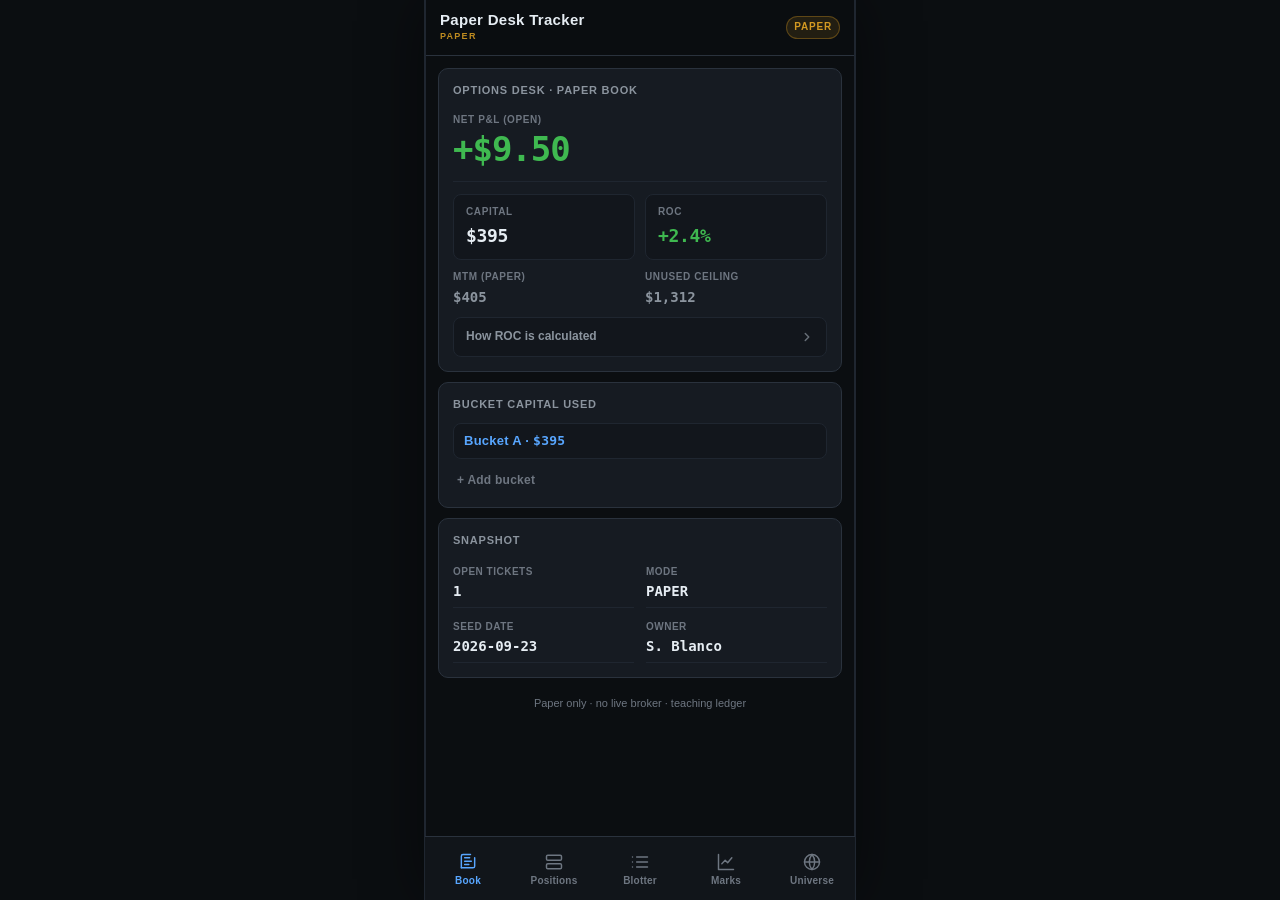
<file: index.html>
<!DOCTYPE html>
<html lang="en">
<head>
  <meta charset="UTF-8" />
  <meta name="viewport" content="width=device-width, initial-scale=1, viewport-fit=cover" />
  <meta name="theme-color" content="#0b0e11" />
  <meta name="description" content="Paper Desk Tracker — Santiago Blanco options book ledger (paper only)" />
  <title>Paper Desk Tracker</title>
  <link rel="stylesheet" href="styles.css" />
</head>
<body>
  <header class="app-header">
    <div class="header-titles">
      <h1>Paper Desk Tracker</h1>
      <div class="paper-sub">PAPER</div>
    </div>
    <span class="badge" title="Hold 1.5s to reset seed">PAPER</span>
  </header>

  <main class="main">
    <section id="screen-book" class="screen" aria-label="Book"></section>
    <section id="screen-positions" class="screen" aria-label="Positions"></section>
    <section id="screen-blotter" class="screen" aria-label="Blotter"></section>
    <section id="screen-marks" class="screen" aria-label="Marks history"></section>
    <section id="screen-universe" class="screen" aria-label="Universe"></section>
  </main>

  <nav class="tab-bar" aria-label="Primary">
    <button type="button" class="tab-btn active" data-screen="book" aria-label="Book">
      <svg viewBox="0 0 24 24"><path d="M4 19V5a2 2 0 012-2h9"/><path d="M4 19h14a2 2 0 002-2V7"/><path d="M8 7h6M8 11h8M8 15h5"/></svg>
      Book
    </button>
    <button type="button" class="tab-btn" data-screen="positions" aria-label="Positions">
      <svg viewBox="0 0 24 24"><rect x="3" y="4" width="18" height="6" rx="1.5"/><rect x="3" y="14" width="18" height="6" rx="1.5"/></svg>
      Positions
    </button>
    <button type="button" class="tab-btn" data-screen="blotter" aria-label="Blotter">
      <svg viewBox="0 0 24 24"><path d="M8 6h13M8 12h13M8 18h13"/><path d="M3 6h.01M3 12h.01M3 18h.01"/></svg>
      Blotter
    </button>
    <button type="button" class="tab-btn" data-screen="marks" aria-label="Marks">
      <svg viewBox="0 0 24 24"><path d="M3 3v18h18"/><path d="M7 14l4-4 3 3 5-6"/></svg>
      Marks
    </button>
    <button type="button" class="tab-btn" data-screen="universe" aria-label="Universe">
      <svg viewBox="0 0 24 24"><circle cx="12" cy="12" r="9"/><path d="M3 12h18M12 3a14 14 0 010 18M12 3a14 14 0 000 18"/></svg>
      Universe
    </button>
  </nav>

  <div id="mark-modal" class="modal-backdrop" role="dialog" aria-modal="true" aria-labelledby="mark-modal-title">
    <div class="modal">
      <h3 id="mark-modal-title">Update mark</h3>
      <label for="mark-input">Mid (debit)</label>
      <input id="mark-input" type="number" step="0.01" min="0" inputmode="decimal" />
      <div class="modal-actions">
        <button type="button" class="btn" id="mark-cancel">Cancel</button>
        <button type="button" class="btn primary" id="mark-save">Save mark</button>
      </div>
    </div>
  </div>

  <div id="toast" class="toast" aria-live="polite"></div>

  <script src="app.js"></script>
</body>
</html>
</file>
<file: styles.css>
/* Paper Desk Tracker v1.1 — dark desk-terminal, mobile-first ~390px */
:root {
  --bg: #0b0e11;
  --bg-elev: #12161c;
  --bg-card: #161b22;
  --bg-card-hover: #1c232c;
  --border: #2a323d;
  --border-soft: #1f2630;
  --text: #e6edf3;
  --text-dim: #8b949e;
  --text-mute: #6e7681;
  --accent: #58a6ff;
  --green: #3fb950;
  --green-dim: #238636;
  --red: #f85149;
  --red-dim: #da3633;
  --amber: #d29922;
  --bucket-a: #58a6ff;
  --bucket-b: #a371f7;
  --bucket-c: #f0883e;
  --mono: "SF Mono", "Cascadia Code", "Roboto Mono", ui-monospace, Menlo, Consolas, monospace;
  --sans: -apple-system, BlinkMacSystemFont, "Segoe UI", Roboto, "Helvetica Neue", Arial, sans-serif;
  --nav-h: 64px;
  --header-h: 56px;
  --radius: 10px;
  --safe-bottom: env(safe-area-inset-bottom, 0px);
}

*, *::before, *::after { box-sizing: border-box; margin: 0; padding: 0; }

html, body {
  height: 100%;
  background: var(--bg);
  color: var(--text);
  font-family: var(--sans);
  font-size: 15px;
  line-height: 1.45;
  -webkit-font-smoothing: antialiased;
  -webkit-tap-highlight-color: transparent;
}

body {
  max-width: 430px;
  margin: 0 auto;
  min-height: 100dvh;
  position: relative;
  border-left: 1px solid var(--border-soft);
  border-right: 1px solid var(--border-soft);
}

.app-header {
  position: sticky;
  top: 0;
  z-index: 40;
  min-height: var(--header-h);
  display: flex;
  align-items: center;
  justify-content: space-between;
  padding: 8px 14px;
  background: rgba(11, 14, 17, 0.92);
  backdrop-filter: blur(10px);
  border-bottom: 1px solid var(--border);
}

.header-titles {
  display: flex;
  flex-direction: column;
  gap: 1px;
  min-width: 0;
}

.app-header h1 {
  font-size: 15px;
  font-weight: 650;
  letter-spacing: 0.02em;
  line-height: 1.2;
}

.paper-sub {
  font-size: 9px;
  font-weight: 800;
  letter-spacing: 0.14em;
  text-transform: uppercase;
  color: var(--amber);
  opacity: 0.9;
}

.app-header .badge {
  font-size: 10px;
  font-weight: 700;
  letter-spacing: 0.08em;
  text-transform: uppercase;
  color: var(--amber);
  background: rgba(210, 153, 34, 0.12);
  border: 1px solid rgba(210, 153, 34, 0.35);
  padding: 3px 7px;
  border-radius: 999px;
  flex-shrink: 0;
}

.main {
  padding: 12px 12px calc(var(--nav-h) + var(--safe-bottom) + 16px);
  min-height: calc(100dvh - var(--header-h));
}

.screen { display: none; animation: fadeIn 0.18s ease; }
.screen.active { display: block; }

@keyframes fadeIn {
  from { opacity: 0; transform: translateY(4px); }
  to { opacity: 1; transform: none; }
}

/* Bottom nav — 1pt top hairline so content doesn't collide */
.tab-bar {
  position: fixed;
  bottom: 0;
  left: 50%;
  transform: translateX(-50%);
  width: 100%;
  max-width: 430px;
  height: calc(var(--nav-h) + var(--safe-bottom));
  padding-bottom: var(--safe-bottom);
  display: flex;
  background: rgba(18, 22, 28, 0.96);
  backdrop-filter: blur(12px);
  border-top: 1pt solid var(--border);
  z-index: 50;
}

.tab-btn {
  flex: 1;
  display: flex;
  flex-direction: column;
  align-items: center;
  justify-content: center;
  gap: 3px;
  background: none;
  border: none;
  color: var(--text-mute);
  font-size: 10px;
  font-weight: 600;
  letter-spacing: 0.02em;
  cursor: pointer;
  padding: 8px 2px;
  transition: color 0.15s;
}

.tab-btn svg {
  width: 20px;
  height: 20px;
  stroke: currentColor;
  fill: none;
  stroke-width: 1.75;
  stroke-linecap: round;
  stroke-linejoin: round;
}

.tab-btn.active { color: var(--accent); }
.tab-btn:active { opacity: 0.7; }

/* Cards & metrics */
.card {
  background: var(--bg-card);
  border: 1px solid var(--border);
  border-radius: var(--radius);
  padding: 14px;
  margin-bottom: 10px;
}

.card-title {
  font-size: 11px;
  font-weight: 700;
  letter-spacing: 0.07em;
  text-transform: uppercase;
  color: var(--text-dim);
  margin-bottom: 10px;
}

/* Book hero hierarchy */
.hero-pnl {
  text-align: left;
  padding: 4px 0 12px;
  border-bottom: 1px solid var(--border-soft);
  margin-bottom: 12px;
}

.hero-pnl .label {
  font-size: 10px;
  font-weight: 600;
  letter-spacing: 0.06em;
  text-transform: uppercase;
  color: var(--text-mute);
  margin-bottom: 4px;
}

.hero-pnl .value {
  font-family: var(--mono);
  font-size: 34px;
  font-weight: 700;
  letter-spacing: -0.03em;
  font-variant-numeric: tabular-nums;
  line-height: 1.1;
}

.secondary-row {
  display: grid;
  grid-template-columns: 1fr 1fr;
  gap: 10px;
  margin-bottom: 10px;
}

.secondary-metric {
  background: var(--bg-elev);
  border: 1px solid var(--border-soft);
  border-radius: 8px;
  padding: 10px 12px;
}

.secondary-metric .label {
  font-size: 10px;
  font-weight: 600;
  letter-spacing: 0.06em;
  text-transform: uppercase;
  color: var(--text-mute);
  margin-bottom: 4px;
}

.secondary-metric .value {
  font-family: var(--mono);
  font-size: 18px;
  font-weight: 650;
  letter-spacing: -0.02em;
  font-variant-numeric: tabular-nums;
}

.tertiary-row {
  display: grid;
  grid-template-columns: 1fr 1fr;
  gap: 10px;
}

.tertiary-metric .label {
  font-size: 10px;
  font-weight: 600;
  letter-spacing: 0.06em;
  text-transform: uppercase;
  color: var(--text-mute);
  margin-bottom: 2px;
}

.tertiary-metric .value {
  font-family: var(--mono);
  font-size: 14px;
  font-weight: 600;
  font-variant-numeric: tabular-nums;
  color: var(--text-dim);
}

.metric-grid {
  display: grid;
  grid-template-columns: 1fr 1fr;
  gap: 10px;
}

.metric {
  background: var(--bg-elev);
  border: 1px solid var(--border-soft);
  border-radius: 8px;
  padding: 10px 12px;
}

.metric.wide { grid-column: 1 / -1; }

.metric .label {
  font-size: 10px;
  font-weight: 600;
  letter-spacing: 0.06em;
  text-transform: uppercase;
  color: var(--text-mute);
  margin-bottom: 4px;
}

.metric .value {
  font-family: var(--mono);
  font-size: 20px;
  font-weight: 650;
  letter-spacing: -0.02em;
  font-variant-numeric: tabular-nums;
}

.metric .value.sm { font-size: 16px; }

.pos { color: var(--green); }
.neg { color: var(--red); }
.neu { color: var(--text); }

/* ROC disclosure — collapsed by default */
.disclosure {
  margin-top: 10px;
  border: 1px solid var(--border-soft);
  border-radius: 8px;
  background: var(--bg-elev);
  overflow: hidden;
}

.disclosure > summary {
  list-style: none;
  cursor: pointer;
  display: flex;
  align-items: center;
  justify-content: space-between;
  gap: 8px;
  padding: 10px 12px;
  font-size: 12px;
  font-weight: 650;
  color: var(--text-dim);
  user-select: none;
}

.disclosure > summary::-webkit-details-marker { display: none; }

.disclosure .chev {
  width: 14px;
  height: 14px;
  flex-shrink: 0;
  transition: transform 0.15s ease;
  opacity: 0.7;
}

.disclosure[open] .chev { transform: rotate(90deg); }

.disclosure-body {
  padding: 0 12px 12px;
  font-size: 11.5px;
  color: var(--text-dim);
  line-height: 1.45;
}

.disclosure-body p + p { margin-top: 8px; }
.disclosure-body strong { color: var(--accent); font-weight: 650; }

.tip {
  margin-top: 8px;
  font-size: 11.5px;
  color: var(--text-dim);
  line-height: 1.4;
  padding: 8px 10px;
  background: rgba(88, 166, 255, 0.06);
  border-left: 2px solid var(--accent);
  border-radius: 0 6px 6px 0;
}

.tip strong { color: var(--accent); font-weight: 650; }

/* Buckets — used only + quiet add */
.bucket-list {
  display: flex;
  flex-direction: column;
  gap: 6px;
}

.bucket-line {
  display: flex;
  align-items: baseline;
  justify-content: space-between;
  gap: 10px;
  padding: 8px 10px;
  background: var(--bg-elev);
  border: 1px solid var(--border-soft);
  border-radius: 8px;
  font-size: 13px;
}

.bucket-line .b-name {
  font-weight: 650;
  letter-spacing: 0.02em;
}

.bucket-line.a .b-name { color: var(--bucket-a); }
.bucket-line.b .b-name { color: var(--bucket-b); }
.bucket-line.c .b-name { color: var(--bucket-c); }

.bucket-line .b-val {
  font-family: var(--mono);
  font-weight: 650;
  font-variant-numeric: tabular-nums;
}

.bucket-add {
  align-self: flex-start;
  margin-top: 2px;
  background: none;
  border: none;
  color: var(--text-mute);
  font-size: 12px;
  font-weight: 600;
  cursor: pointer;
  padding: 6px 4px;
  letter-spacing: 0.02em;
}

.bucket-add:hover { color: var(--text-dim); }
.bucket-add:active { opacity: 0.7; }

.section-label {
  font-size: 11px;
  font-weight: 700;
  letter-spacing: 0.08em;
  text-transform: uppercase;
  color: var(--text-mute);
  margin: 14px 2px 8px;
}

/* Position cards */
.pos-card {
  background: var(--bg-card);
  border: 1px solid var(--border);
  border-radius: var(--radius);
  padding: 0;
  margin-bottom: 12px;
  overflow: hidden;
  position: relative;
  touch-action: pan-y;
  transition: transform 0.12s ease, border-color 0.12s;
}

.pos-card.swiping { transition: none; }

.pos-strip {
  position: sticky;
  top: var(--header-h);
  z-index: 5;
  display: flex;
  align-items: center;
  justify-content: space-between;
  gap: 8px;
  padding: 10px 12px;
  background: rgba(22, 27, 34, 0.96);
  backdrop-filter: blur(8px);
  border-bottom: 1px solid var(--border-soft);
}

.pos-strip-left {
  min-width: 0;
  display: flex;
  flex-wrap: wrap;
  align-items: baseline;
  gap: 4px 8px;
}

.pos-under {
  font-size: 16px;
  font-weight: 700;
  letter-spacing: -0.01em;
}

.pos-struct {
  font-size: 11px;
  color: var(--text-dim);
  white-space: nowrap;
  overflow: hidden;
  text-overflow: ellipsis;
  max-width: 150px;
}

.pos-strip-right {
  display: flex;
  align-items: center;
  gap: 8px;
  flex-shrink: 0;
}

.pos-upnl {
  font-family: var(--mono);
  font-size: 14px;
  font-weight: 700;
  font-variant-numeric: tabular-nums;
}

.status-badge {
  font-size: 10px;
  font-weight: 800;
  letter-spacing: 0.1em;
  padding: 4px 8px;
  border-radius: 6px;
  flex-shrink: 0;
}

.status-badge.HOLD {
  color: var(--green);
  background: rgba(63, 185, 80, 0.12);
  border: 1px solid rgba(63, 185, 80, 0.35);
}

.status-badge.EXIT {
  color: var(--red);
  background: rgba(248, 81, 73, 0.12);
  border: 1px solid rgba(248, 81, 73, 0.35);
}

.pos-body { padding: 10px 12px 12px; }

.pos-id {
  font-family: var(--mono);
  font-size: 11px;
  color: var(--text-mute);
  font-weight: 600;
  margin-bottom: 6px;
}

.legs {
  font-family: var(--mono);
  font-size: 12px;
  color: var(--text-dim);
  background: var(--bg-elev);
  border-radius: 6px;
  padding: 8px 10px;
  margin: 0 0 8px;
  line-height: 1.5;
}

.legs .leg-long { color: var(--green); }
.legs .leg-short { color: var(--red); }

.thesis {
  font-size: 12.5px;
  color: var(--text-dim);
  line-height: 1.45;
  margin: 0 0 10px;
}

.kv-grid {
  display: grid;
  grid-template-columns: 1fr 1fr;
  gap: 6px 12px;
}

.kv {
  display: flex;
  flex-direction: column;
  gap: 1px;
  padding: 6px 0;
  border-bottom: 1px solid var(--border-soft);
}

.kv .k {
  font-size: 10px;
  font-weight: 600;
  letter-spacing: 0.05em;
  text-transform: uppercase;
  color: var(--text-mute);
  display: inline-flex;
  align-items: center;
  gap: 4px;
}

.kv .v {
  font-family: var(--mono);
  font-size: 14px;
  font-weight: 600;
  font-variant-numeric: tabular-nums;
  text-align: left;
}

/* Cost $? expander */
.help-q {
  display: inline-flex;
  align-items: center;
  justify-content: center;
  width: 16px;
  height: 16px;
  border-radius: 50%;
  border: 1px solid var(--border);
  background: var(--bg-elev);
  color: var(--text-mute);
  font-size: 10px;
  font-weight: 700;
  cursor: pointer;
  padding: 0;
  line-height: 1;
  flex-shrink: 0;
}

.help-q:active { opacity: 0.75; }

.cost-help {
  display: none;
  grid-column: 1 / -1;
  font-size: 11.5px;
  color: var(--text-dim);
  line-height: 1.4;
  padding: 8px 10px;
  background: rgba(88, 166, 255, 0.06);
  border-left: 2px solid var(--accent);
  border-radius: 0 6px 6px 0;
  margin-top: 2px;
}

.cost-help.open { display: block; }
.cost-help strong { color: var(--accent); font-weight: 650; }

.pos-actions {
  display: flex;
  gap: 8px;
  margin-top: 12px;
}

.btn {
  flex: 1;
  font-family: var(--sans);
  font-size: 12px;
  font-weight: 650;
  letter-spacing: 0.04em;
  min-height: 44px;
  padding: 10px 10px;
  border-radius: 8px;
  border: 1px solid var(--border);
  background: var(--bg-elev);
  color: var(--text);
  cursor: pointer;
  transition: background 0.12s, border-color 0.12s;
}

.btn:active { opacity: 0.85; }

/* Secondary action chrome (gestures are primary) */
.btn.secondary {
  background: transparent;
  border-color: var(--border-soft);
  color: var(--text-dim);
  font-size: 11px;
  font-weight: 600;
}

.btn.primary {
  background: rgba(88, 166, 255, 0.12);
  border-color: rgba(88, 166, 255, 0.4);
  color: var(--accent);
}

.btn.danger {
  background: rgba(248, 81, 73, 0.08);
  border-color: rgba(248, 81, 73, 0.3);
  color: var(--red);
}

.btn.success {
  background: rgba(63, 185, 80, 0.08);
  border-color: rgba(63, 185, 80, 0.3);
  color: var(--green);
}

.btn.secondary.danger {
  background: transparent;
  border-color: rgba(248, 81, 73, 0.25);
  color: var(--red);
}

.btn.secondary.success {
  background: transparent;
  border-color: rgba(63, 185, 80, 0.25);
  color: var(--green);
}

.btn.secondary.primary {
  background: transparent;
  border-color: rgba(88, 166, 255, 0.3);
  color: var(--accent);
}

/* Blotter */
.txn-row {
  display: grid;
  grid-template-columns: 3px 1fr auto;
  gap: 4px 10px;
  padding: 12px 12px 12px 0;
  background: var(--bg-card);
  border: 1px solid var(--border);
  border-radius: var(--radius);
  margin-bottom: 8px;
  align-items: start;
  user-select: none;
  -webkit-user-select: none;
}

.txn-bar {
  grid-row: 1 / span 3;
  align-self: stretch;
  width: 3px;
  border-radius: 0 2px 2px 0;
  background: var(--text-mute);
}

.txn-bar.open { background: var(--accent); }
.txn-bar.mark { background: var(--amber); }
.txn-bar.exit { background: var(--red); }

.txn-type {
  font-size: 10px;
  font-weight: 800;
  letter-spacing: 0.08em;
  text-transform: uppercase;
  padding-left: 10px;
}

.txn-type.open { color: var(--accent); }
.txn-type.mark { color: var(--amber); }
.txn-type.exit { color: var(--red); }

.txn-ts {
  font-family: var(--mono);
  font-size: 11px;
  color: var(--text-mute);
  text-align: right;
  padding-right: 2px;
  line-height: 1.35;
}

.txn-ts .rel {
  display: block;
  color: var(--text-dim);
  font-weight: 650;
  font-size: 12px;
}

.txn-ts .abs {
  display: block;
  font-size: 10px;
  color: var(--text-mute);
}

.txn-legs {
  grid-column: 2 / -1;
  font-size: 12px;
  color: var(--text-dim);
  font-family: var(--mono);
  padding-left: 10px;
}

.txn-meta {
  grid-column: 2 / -1;
  display: flex;
  flex-wrap: wrap;
  gap: 8px 14px;
  margin-top: 4px;
  font-family: var(--mono);
  font-size: 12px;
  font-variant-numeric: tabular-nums;
  padding-left: 10px;
}

.txn-meta span { color: var(--text-dim); }
.txn-meta strong { color: var(--text); font-weight: 650; }

/* Marks history */
.mark-snap {
  background: var(--bg-card);
  border: 1px solid var(--border);
  border-radius: var(--radius);
  padding: 12px;
  margin-bottom: 8px;
}

.mark-snap-head {
  display: flex;
  justify-content: space-between;
  align-items: center;
  margin-bottom: 8px;
}

.session-pill {
  font-size: 10px;
  font-weight: 800;
  letter-spacing: 0.08em;
  text-transform: uppercase;
  padding: 3px 7px;
  border-radius: 5px;
  background: var(--bg-elev);
  color: var(--text-dim);
  border: 1px solid var(--border);
}

.session-pill.close {
  color: var(--amber);
  border-color: rgba(210, 153, 34, 0.4);
}

.mark-tickets {
  font-family: var(--mono);
  font-size: 12px;
  line-height: 1.6;
  color: var(--text-dim);
  font-variant-numeric: tabular-nums;
}

.mark-book {
  margin-top: 8px;
  padding-top: 8px;
  border-top: 1px solid var(--border-soft);
  display: flex;
  justify-content: space-between;
  font-family: var(--mono);
  font-size: 13px;
  font-weight: 650;
  font-variant-numeric: tabular-nums;
}

/* Universe */
.uni-card {
  display: flex;
  align-items: flex-start;
  gap: 12px;
  background: var(--bg-card);
  border: 1px solid var(--border);
  border-radius: var(--radius);
  padding: 12px;
  margin-bottom: 8px;
}

.uni-sym {
  font-family: var(--mono);
  font-size: 15px;
  font-weight: 700;
  min-width: 52px;
  color: var(--accent);
}

.uni-body { flex: 1; min-width: 0; }
.uni-name { font-size: 13px; font-weight: 600; }
.uni-note { font-size: 12px; color: var(--text-dim); margin-top: 2px; }

.unit-tag {
  font-size: 9px;
  font-weight: 800;
  letter-spacing: 0.06em;
  text-transform: uppercase;
  padding: 3px 6px;
  border-radius: 4px;
  flex-shrink: 0;
  align-self: flex-start;
}

.unit-tag.btc {
  color: var(--amber);
  background: rgba(210, 153, 34, 0.1);
  border: 1px solid rgba(210, 153, 34, 0.3);
}

.unit-tag.nasdaq {
  color: var(--bucket-b);
  background: rgba(163, 113, 247, 0.1);
  border: 1px solid rgba(163, 113, 247, 0.3);
}

/* Modal for mark edit */
.modal-backdrop {
  display: none;
  position: fixed;
  inset: 0;
  background: rgba(0, 0, 0, 0.65);
  z-index: 100;
  align-items: flex-end;
  justify-content: center;
}

.modal-backdrop.open { display: flex; }

.modal {
  width: 100%;
  max-width: 430px;
  background: var(--bg-card);
  border-top: 1px solid var(--border);
  border-radius: 16px 16px 0 0;
  padding: 18px 16px calc(18px + var(--safe-bottom));
  animation: slideUp 0.2s ease;
}

@keyframes slideUp {
  from { transform: translateY(40px); opacity: 0; }
  to { transform: none; opacity: 1; }
}

.modal h3 {
  font-size: 15px;
  margin-bottom: 12px;
}

.modal label {
  display: block;
  font-size: 11px;
  font-weight: 650;
  letter-spacing: 0.05em;
  text-transform: uppercase;
  color: var(--text-mute);
  margin-bottom: 6px;
}

.modal input {
  width: 100%;
  font-family: var(--mono);
  font-size: 18px;
  padding: 10px 12px;
  border-radius: 8px;
  border: 1px solid var(--border);
  background: var(--bg-elev);
  color: var(--text);
  margin-bottom: 14px;
  outline: none;
  font-variant-numeric: tabular-nums;
}

.modal input:focus { border-color: var(--accent); }

.modal-actions { display: flex; gap: 8px; }

.empty {
  text-align: center;
  color: var(--text-mute);
  padding: 32px 16px;
  font-size: 13px;
}

.footer-note {
  font-size: 11px;
  color: var(--text-mute);
  text-align: center;
  padding: 8px 4px 4px;
}

/* Toast */
.toast {
  position: fixed;
  left: 50%;
  bottom: calc(var(--nav-h) + var(--safe-bottom) + 16px);
  transform: translateX(-50%) translateY(12px);
  max-width: min(360px, calc(100% - 24px));
  background: var(--bg-elev);
  border: 1px solid var(--border);
  color: var(--text);
  font-size: 12px;
  font-weight: 650;
  padding: 10px 14px;
  border-radius: 8px;
  z-index: 120;
  opacity: 0;
  pointer-events: none;
  transition: opacity 0.18s ease, transform 0.18s ease;
  box-shadow: 0 8px 24px rgba(0, 0, 0, 0.4);
}

.toast.show {
  opacity: 1;
  transform: translateX(-50%) translateY(0);
}

@media (min-width: 431px) {
  body {
    box-shadow: 0 0 0 1px var(--border-soft), 0 0 60px rgba(0, 0, 0, 0.45);
    min-height: 100vh;
  }
}

.side-badge{font-size:.65rem;font-weight:700;padding:1px 6px;border-radius:6px;margin-left:6px;letter-spacing:.04em}
.side-badge.credit{background:#1f6f4a;color:#fff}
.side-badge.debit{background:#3a4a6b;color:#fff}
</file>
